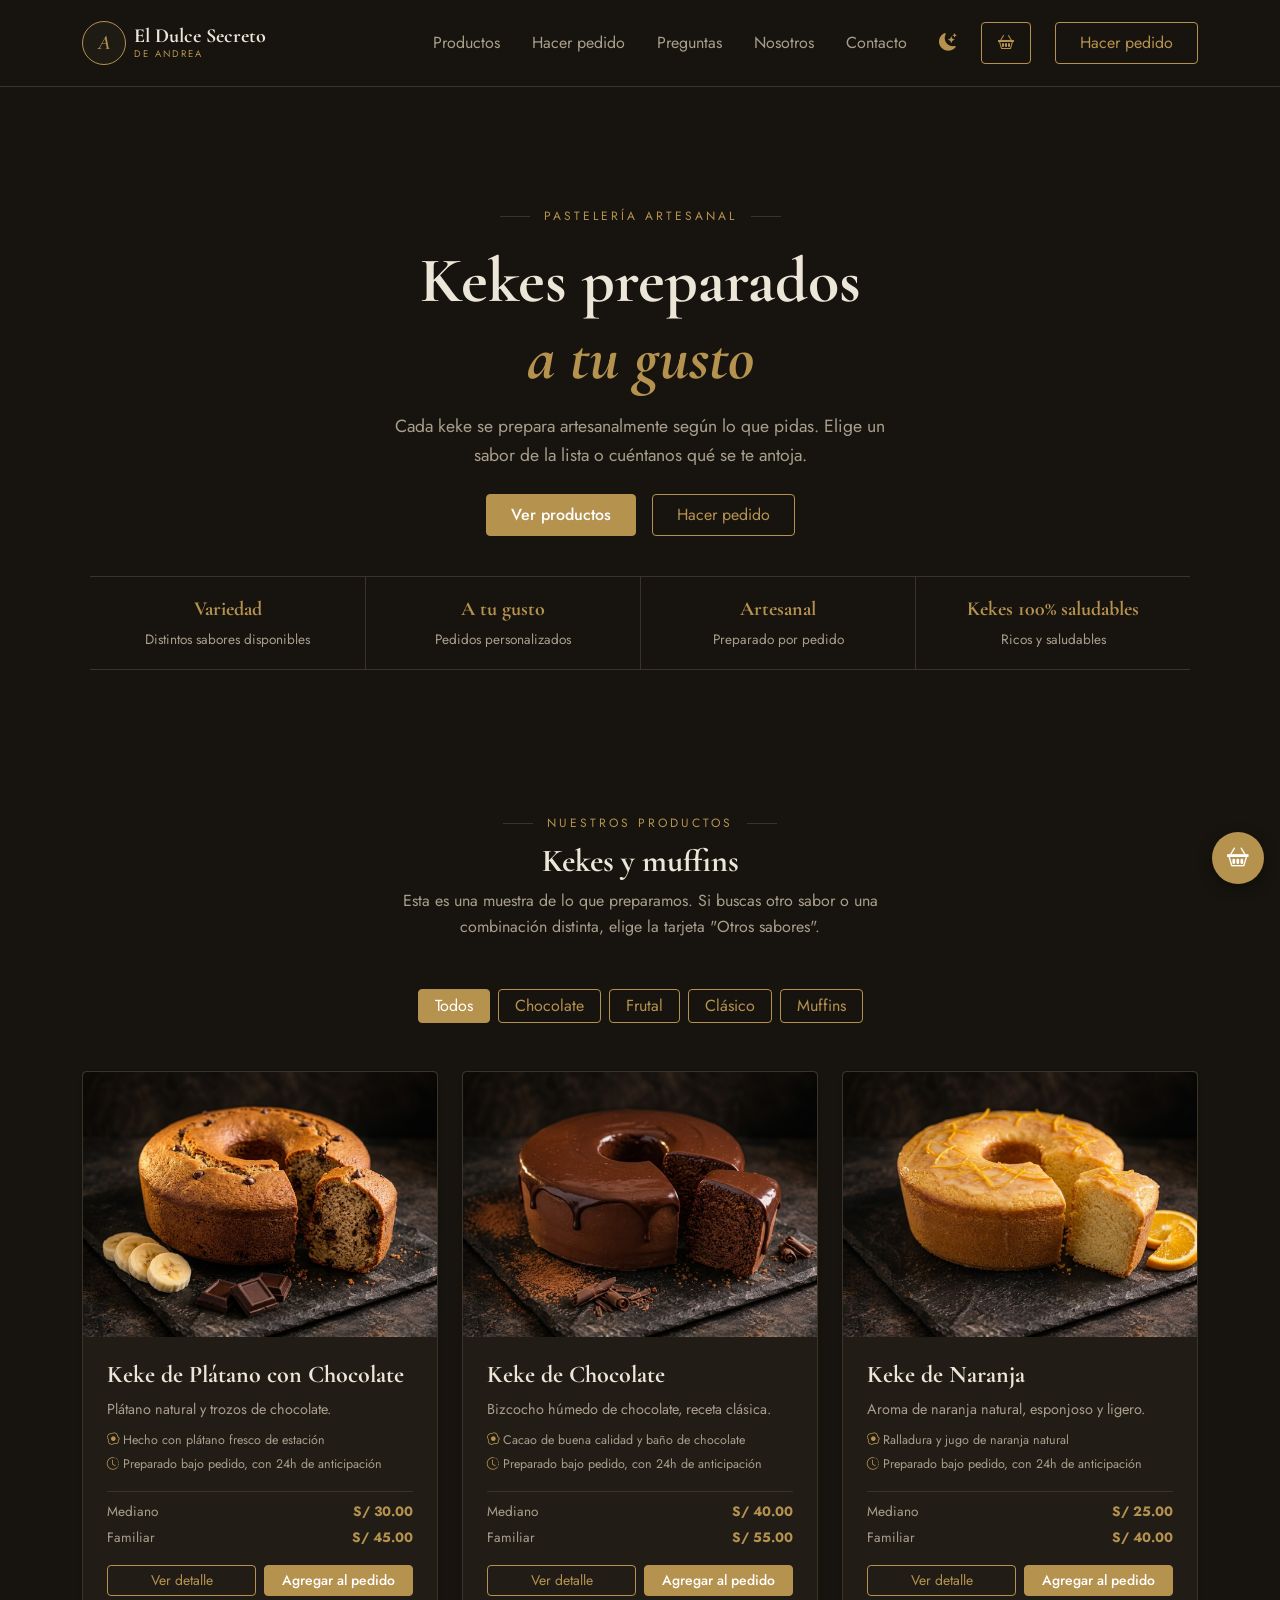
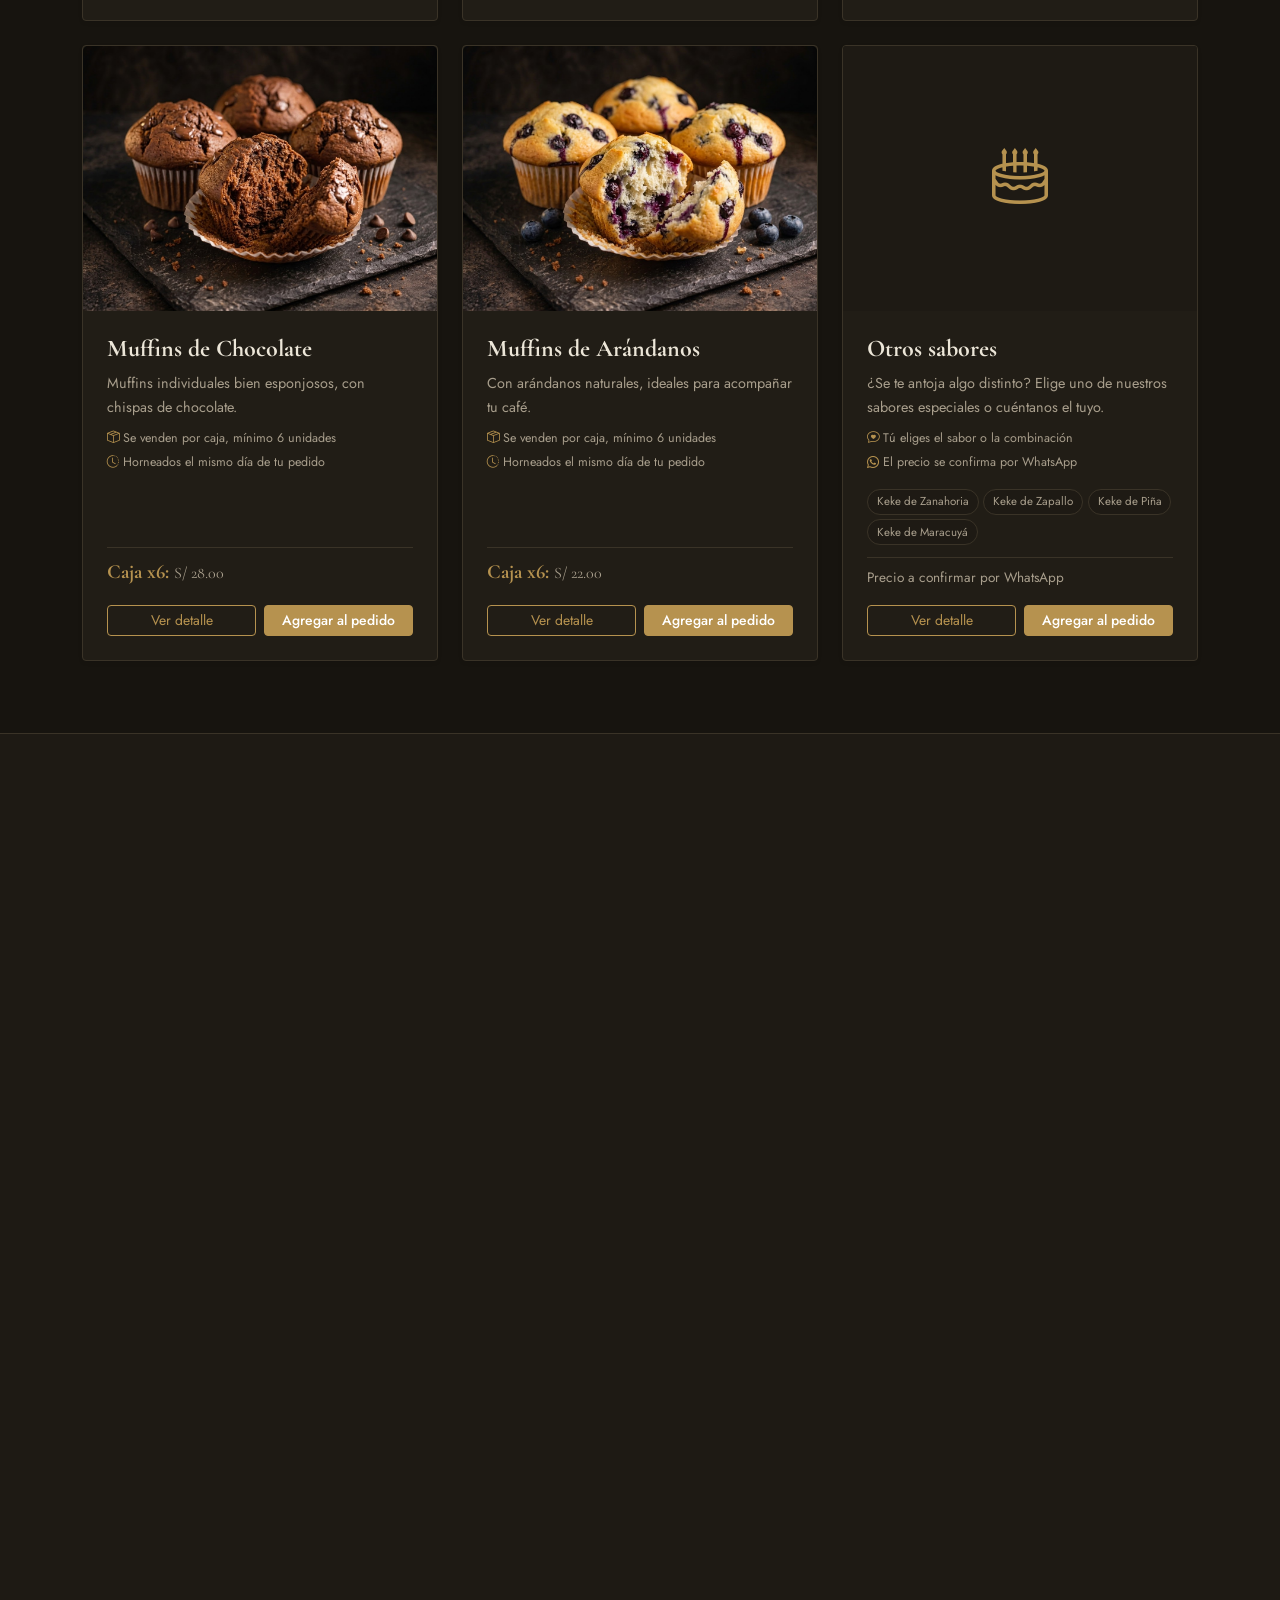
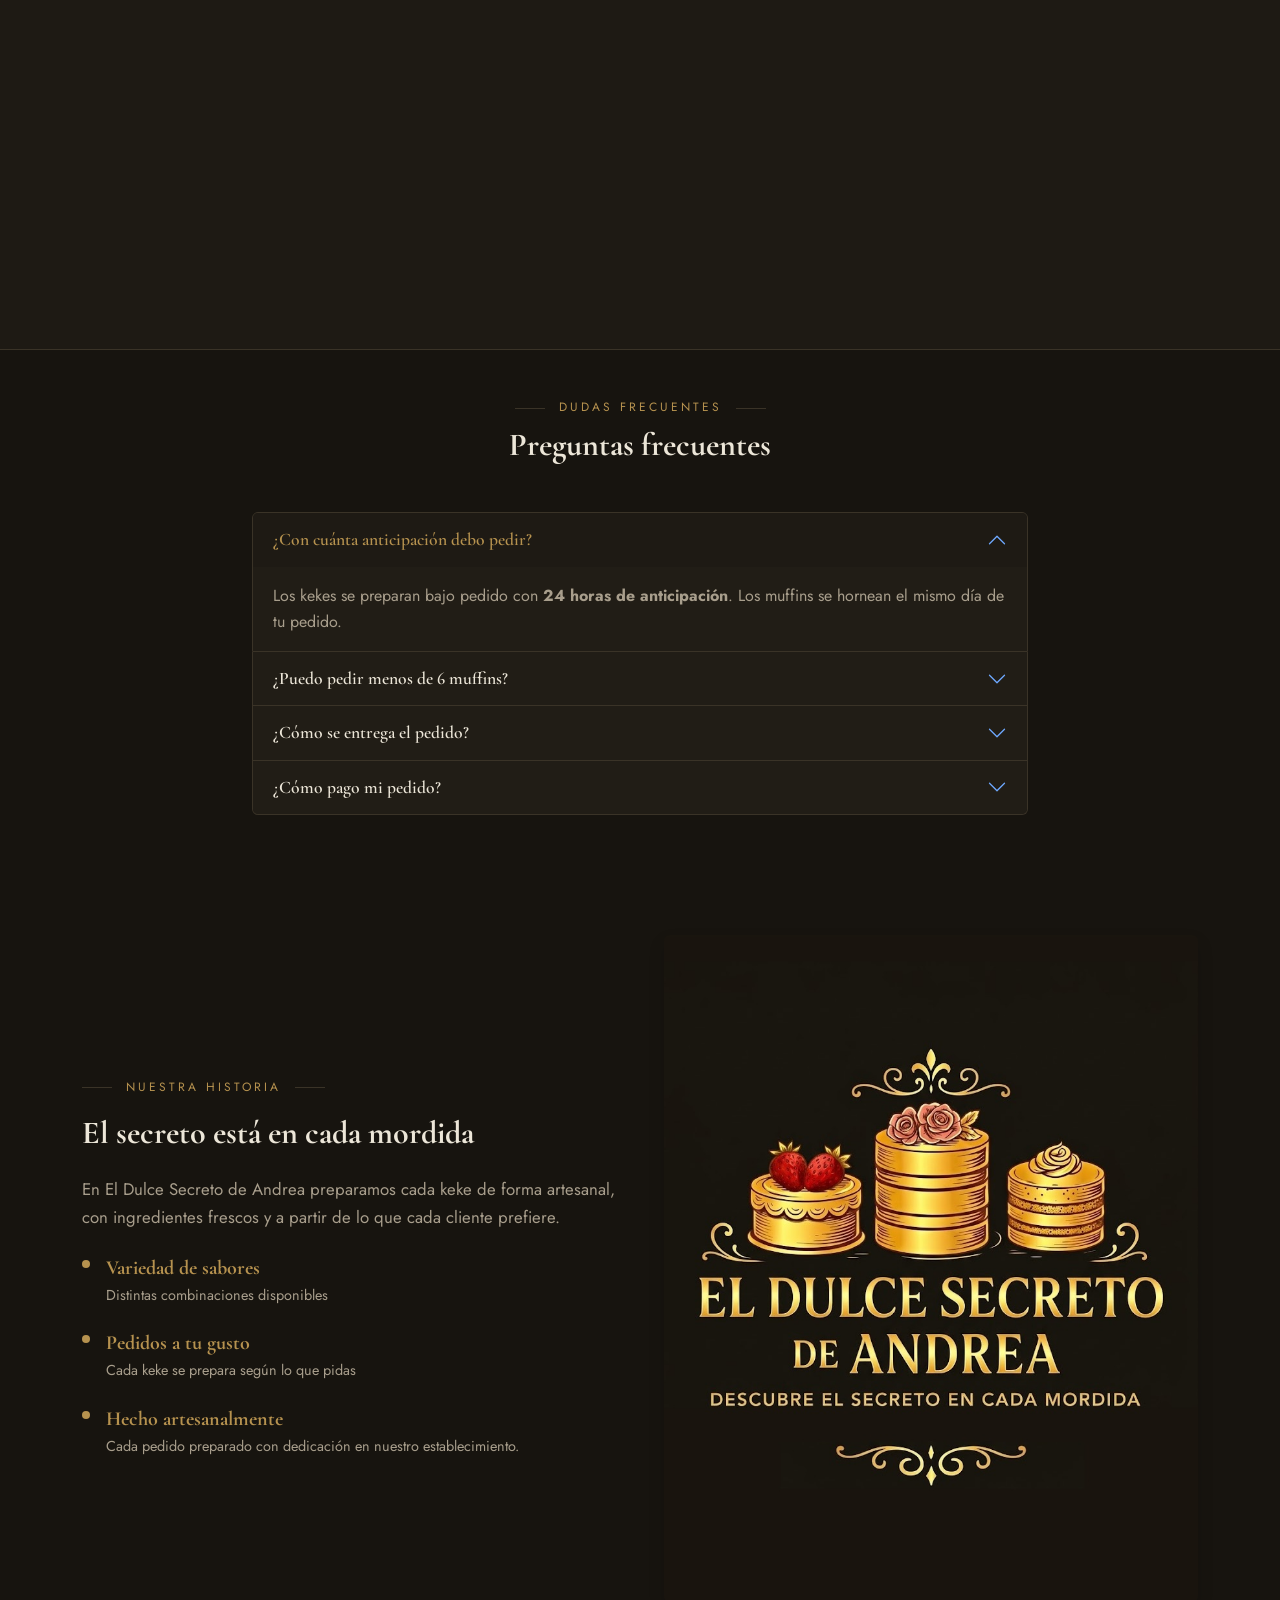
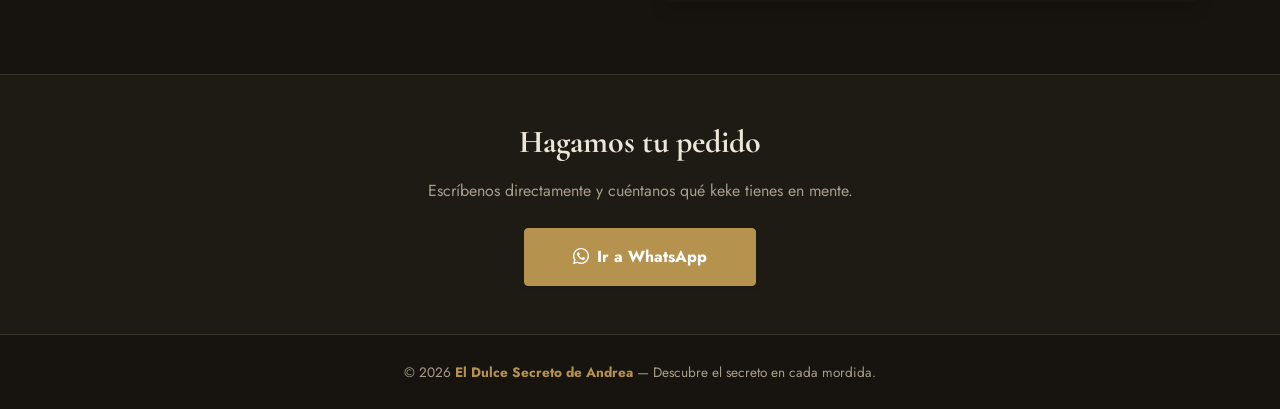
<file: dulce-secreto-andrea/index.html>
<!DOCTYPE html>
<html lang="es" data-bs-theme="dark">
<head>
<meta charset="UTF-8">
<meta name="viewport" content="width=device-width, initial-scale=1.0">
<title>El Dulce Secreto de Andrea | Pastelería Artesanal</title>
<meta name="description" content="Kekes y muffins artesanales preparados a tu gusto. Elige tu sabor, arma tu pedido y envíalo por WhatsApp.">
<meta name="theme-color" content="#17140f">

<!-- SEO para compartir por WhatsApp / redes (Open Graph).
     IMPORTANTE: WhatsApp solo muestra la imagen y abre el enlace si og:image y og:url
     son direcciones completas (empiezan con https://). Al publicar en GitHub Pages,
     reemplaza USUARIO y REPO por los tuyos (por ejemplo:
       https://andrea.github.io/dulce-secreto/ y
       https://andrea.github.io/dulce-secreto/img/logo/logo-empresa.jpeg ). -->
<meta property="og:type" content="website">
<meta property="og:title" content="El Dulce Secreto de Andrea | Pastelería Artesanal">
<meta property="og:description" content="Kekes artesanales preparados a tu gusto. Elige tu sabor y arma tu pedido.">
<meta property="og:image" content="https://USUARIO.github.io/REPO/img/logo/logo-empresa.jpeg"> <!-- [EDITAR AQUÍ AL PUBLICAR] -->
<meta property="og:url" content="https://USUARIO.github.io/REPO/">                              <!-- [EDITAR AQUÍ AL PUBLICAR] -->

<!-- Favicon: se usa el logo del negocio -->
<link rel="icon" type="image/jpeg" href="img/logo/logo-empresa.jpeg">

<link rel="preconnect" href="https://fonts.googleapis.com">
<link rel="preconnect" href="https://fonts.gstatic.com" crossorigin>
<link href="https://fonts.googleapis.com/css2?family=Cormorant+Garamond:ital,wght@0,500;0,600;0,700;1,500&family=Jost:wght@300;400;500;600&display=swap" rel="stylesheet">
<link href="https://cdn.jsdelivr.net/npm/bootstrap@5.3.2/dist/css/bootstrap.min.css" rel="stylesheet">
<link rel="stylesheet" href="https://cdn.jsdelivr.net/npm/bootstrap-icons@1.11.3/font/bootstrap-icons.css">
<link rel="stylesheet" href="css/styles.css">

<!-- Lee el tema guardado ANTES de pintar la página (evita parpadeo) -->
<script>
  (function () {
    try {
      const guardado = localStorage.getItem("dulceSecretoTema");
      if (guardado === "light" || guardado === "dark") {
        document.documentElement.setAttribute("data-bs-theme", guardado);
      }
    } catch (e) { /* si el navegador bloquea localStorage, se usa el tema oscuro por defecto */ }
  })();
</script>
</head>
<body>

<!-- Saltar al contenido (accesibilidad) -->
<a href="#productos" class="visually-hidden-focusable btn btn-dorado position-absolute m-2" style="z-index:2000;">Saltar al contenido</a>

<!-- =================== ENCABEZADO =================== -->
<nav class="navbar navbar-expand-lg sticky-top navbar-custom py-3" aria-label="Navegación principal">
  <div class="container">
    <!-- Marca -->
    <a class="navbar-brand d-flex align-items-center gap-2" href="#" aria-label="El Dulce Secreto de Andrea, inicio">
      <div class="marca-logo" aria-hidden="true">A</div>
      <div class="d-flex flex-column lh-1">
        <span class="font-display fw-bold fs-5 m-0 p-0" style="color: var(--text-principal);">El Dulce Secreto</span>
        <span class="text-dorado text-uppercase mt-1" style="font-size: 0.6rem; letter-spacing: 2px;">de Andrea</span>
      </div>
    </a>

    <!-- Botones móvil -->
    <div class="d-flex align-items-center gap-2 d-lg-none">
      <button class="btn btn-sm btn-outline-secondary border-0 btn-tema" id="themeToggleMobile" aria-label="Cambiar tema claro u oscuro">
        <i class="bi bi-moon-stars-fill" id="iconMobile"></i>
      </button>
      <button class="navbar-toggler icono-personalizado border-0 shadow-none" type="button" data-bs-toggle="collapse" data-bs-target="#navbarNav" aria-controls="navbarNav" aria-expanded="false" aria-label="Abrir menú">
        <i class="bi bi-list"></i>
      </button>
    </div>

    <!-- Enlaces -->
    <div class="collapse navbar-collapse justify-content-end" id="navbarNav">
      <ul class="navbar-nav align-items-center gap-3">
        <li class="nav-item"><a class="nav-link text-suave nav-link-cierra" href="#productos">Productos</a></li>
        <li class="nav-item"><a class="nav-link text-suave nav-link-cierra" href="#personalizado">Hacer pedido</a></li>
        <li class="nav-item"><a class="nav-link text-suave nav-link-cierra" href="#preguntas">Preguntas</a></li>
        <li class="nav-item"><a class="nav-link text-suave nav-link-cierra" href="#nosotros">Nosotros</a></li>
        <li class="nav-item"><a class="nav-link text-suave nav-link-cierra" href="#contacto">Contacto</a></li>
        <li class="nav-item d-none d-lg-block">
          <button class="btn btn-sm btn-outline-secondary border-0 btn-tema" id="themeToggleDesktop" aria-label="Cambiar tema claro u oscuro">
            <i class="bi bi-moon-stars-fill" id="iconDesktop"></i>
          </button>
        </li>
        <!-- Carrito en el menú (escritorio) -->
        <li class="nav-item d-none d-lg-block">
          <button class="btn btn-outline-dorado px-3 py-2 posicion-contador" data-bs-toggle="offcanvas" data-bs-target="#panelCarrito" aria-label="Abrir mi pedido">
            <i class="bi bi-basket2"></i>
            <span class="contador-carrito d-none" id="contadorCarritoMenu">0</span>
          </button>
        </li>
        <li class="nav-item ms-lg-2">
          <a href="#personalizado" class="btn btn-outline-dorado px-4 py-2 nav-link-cierra">Hacer pedido</a>
        </li>
      </ul>
    </div>
  </div>
</nav>

<!-- =================== HERO =================== -->
<section class="py-5 text-center mt-4">
  <div class="container py-5">
    <span class="filete mb-3">Pastelería artesanal</span>
    <h1 class="font-display fw-bold mb-3" style="font-size: clamp(2.5rem, 5vw, 4rem);">
      Kekes preparados<br>
      <em class="text-dorado" style="font-style: italic;">a tu gusto</em>
    </h1>
    <p class="text-suave mx-auto mb-4" style="max-width: 500px; font-size: 1.1rem;">
      Cada keke se prepara artesanalmente según lo que pidas. Elige un sabor de la lista o cuéntanos qué se te antoja.
    </p>

    <div class="d-flex justify-content-center gap-3 flex-wrap">
      <a href="#productos" class="btn btn-dorado px-4 py-2">Ver productos</a>
      <a href="#personalizado" class="btn btn-outline-dorado px-4 py-2">Hacer pedido</a>
    </div>

    <!-- Franja de datos: cuadrícula centrada que se reordena en celular,
         tablet y escritorio sin necesitar columnas vacías para centrar. -->
    <div class="franja-datos reveal">
      <div class="franja-dato">
        <strong class="d-block font-display text-dorado fs-5">Variedad</strong>
        <span class="text-suave" style="font-size: 0.85rem;">Distintos sabores disponibles</span>
      </div>
      <div class="franja-dato">
        <strong class="d-block font-display text-dorado fs-5">A tu gusto</strong>
        <span class="text-suave" style="font-size: 0.85rem;">Pedidos personalizados</span>
      </div>
      <div class="franja-dato">
        <strong class="d-block font-display text-dorado fs-5">Artesanal</strong>
        <span class="text-suave" style="font-size: 0.85rem;">Preparado por pedido</span>
      </div>
      <div class="franja-dato">
        <strong class="d-block font-display text-dorado fs-5">Kekes 100% saludables</strong>
        <span class="text-suave" style="font-size: 0.85rem;">Ricos y saludables</span>
      </div>
    </div>
  </div>
</section>

<!-- =================== PRODUCTOS =================== -->
<section id="productos" class="py-5">
  <div class="container">
    <div class="text-center mb-5 reveal">
      <span class="filete mb-2">Nuestros productos</span>
      <h2 class="font-display fw-bold">Kekes y muffins</h2>
      <p class="text-suave mx-auto mt-2" style="max-width: 500px;">Esta es una muestra de lo que preparamos. Si buscas otro sabor o una combinación distinta, elige la tarjeta "Otros sabores".</p>
    </div>

    <!-- Filtros (se generan desde js/productos.js) -->
    <div class="d-flex flex-wrap justify-content-center gap-2 mb-5" id="filtroCategorias" role="group" aria-label="Filtrar productos por categoría"></div>

    <!-- Tarjetas (se generan desde js/productos.js) -->
    <div class="row g-4" id="gridProductos"></div>
  </div>
</section>

<!-- =================== ARMA TU PEDIDO =================== -->
<section id="personalizado" class="py-5 mt-4" style="background-color: var(--form-bg); border-top: 1px solid var(--linea); border-bottom: 1px solid var(--linea);">
  <div class="container">
    <div class="text-center mb-5 reveal">
      <span class="filete mb-2">A tu manera</span>
      <h2 class="font-display fw-bold">Haz tu pedido</h2>
      <p class="text-suave mx-auto mt-2" style="max-width: 500px;">Agrega tus productos al pedido con el botón de cada tarjeta y completa tus datos aquí. Al finalizar, tu pedido se envía ordenado por WhatsApp.</p>
    </div>

    <div class="row justify-content-center">
      <div class="col-12 col-lg-8">
        <form id="formPedido" class="bg-tarjeta p-4 p-md-5 border border-linea rounded shadow-sm reveal" novalidate>

          <div class="mb-4">
            <label for="nombre" class="form-label fw-medium" style="font-size: 0.9rem;">Tu nombre</label>
            <input type="text" class="form-control py-2" id="nombre" name="nombre" placeholder="Ej. María López" autocomplete="name" required>
          </div>

          <div class="row mb-4">
            <div class="col-md-6 mb-4 mb-md-0">
              <label for="telefono" class="form-label fw-medium" style="font-size: 0.9rem;">Tu teléfono</label>
              <input type="tel" class="form-control py-2" id="telefono" name="telefono" placeholder="Ej. 999 999 999" autocomplete="tel" required>
            </div>
            <div class="col-md-6">
              <label for="fechaPedido" class="form-label fw-medium" style="font-size: 0.9rem;">¿Para qué fecha lo necesitas?</label>
              <input type="date" class="form-control py-2" id="fechaPedido" name="fechaPedido" required>
              <div class="form-text text-suave mt-1" id="ayudaFecha"></div>
            </div>
          </div>

          <!-- Adicionales: se eligen una sola vez por pedido.
               Los checks se generan desde CONFIG.adicionales (js/config.js) -->
          <div class="mb-4">
            <span class="form-label fw-medium d-block" style="font-size: 0.9rem;">¿Deseas agregar algo adicional a tu pedido?</span>
            <div class="border border-linea rounded p-3" style="background-color: var(--form-bg);">
              <p class="text-suave mb-3" style="font-size: 0.82rem;">Marca las opciones que quieras sumar a tu pedido (valen para todo el pedido, no por producto):</p>
              <div id="listaAdicionales"></div>
            </div>

            <label for="detalles" class="form-label fw-medium mt-3" style="font-size: 0.9rem;">Detalles adicionales</label>
            <textarea class="form-control py-2" id="detalles" name="detalles" rows="3" placeholder="Ej. sin nueces, para cumpleaños, con dedicatoria..."></textarea>
          </div>

          <!-- Resumen en vivo del carrito dentro del formulario.
               Se actualiza en cada cambio del carrito desde js/carrito.js. -->
          <div class="border-top border-linea pt-3 mb-4" id="resumenPedidoForm" aria-live="polite">
            <div class="d-flex justify-content-between align-items-center mb-2">
              <span class="fw-medium">Resumen de tu pedido</span>
              <button type="button" class="btn btn-sm btn-outline-dorado" data-bs-toggle="offcanvas" data-bs-target="#panelCarrito">
                <i class="bi bi-basket2 me-1"></i>Abrir panel
              </button>
            </div>
            <ul id="resumenListaForm" class="list-unstyled text-suave mb-2" style="font-size:0.85rem;"></ul>
            <div class="d-flex justify-content-between align-items-center">
              <span class="text-suave" style="font-size:0.85rem;">Total estimado</span>
              <span class="font-display fw-bold text-dorado" id="resumenTotalForm" style="font-size:1.2rem;">S/ 0.00</span>
            </div>
            <p id="resumenAvisoForm" class="text-suave d-none mt-2 mb-0" style="font-size:0.8rem;">
              <i class="bi bi-exclamation-circle me-1 text-dorado"></i>
              Tu pedido incluye un producto con <strong>precio por confirmar</strong> por WhatsApp.
            </p>
          </div>

          <button type="submit" class="btn btn-dorado w-100 py-3 fw-bold fs-6" id="btnEnviarPedido">
            <i class="bi bi-whatsapp me-2"></i>Enviar pedido por WhatsApp
          </button>
        </form>
      </div>
    </div>
  </div>
</section>

<!-- =================== PREGUNTAS FRECUENTES =================== -->
<section id="preguntas" class="py-5">
  <div class="container" style="max-width: 800px;">
    <div class="text-center mb-5 reveal">
      <span class="filete mb-2">Dudas frecuentes</span>
      <h2 class="font-display fw-bold">Preguntas frecuentes</h2>
    </div>

    <div class="accordion reveal" id="acordeonPreguntas">
      <div class="accordion-item">
        <h3 class="accordion-header">
          <button class="accordion-button" type="button" data-bs-toggle="collapse" data-bs-target="#pregunta1" aria-expanded="true" aria-controls="pregunta1">
            ¿Con cuánta anticipación debo pedir?
          </button>
        </h3>
        <div id="pregunta1" class="accordion-collapse collapse show" data-bs-parent="#acordeonPreguntas">
          <div class="accordion-body">
            Los kekes se preparan bajo pedido con <strong>24 horas de anticipación</strong>. Los muffins se hornean el mismo día de tu pedido.
          </div>
        </div>
      </div>
      <div class="accordion-item">
        <h3 class="accordion-header">
          <button class="accordion-button collapsed" type="button" data-bs-toggle="collapse" data-bs-target="#pregunta2" aria-expanded="false" aria-controls="pregunta2">
            ¿Puedo pedir menos de 6 muffins?
          </button>
        </h3>
        <div id="pregunta2" class="accordion-collapse collapse" data-bs-parent="#acordeonPreguntas">
          <div class="accordion-body">
            No, los muffins solo se venden <strong>por caja de 6 unidades</strong> (mínimo 1 caja por sabor).
          </div>
        </div>
      </div>
      <div class="accordion-item">
        <h3 class="accordion-header">
          <button class="accordion-button collapsed" type="button" data-bs-toggle="collapse" data-bs-target="#pregunta3" aria-expanded="false" aria-controls="pregunta3">
            ¿Cómo se entrega el pedido?
          </button>
        </h3>
        <div id="pregunta3" class="accordion-collapse collapse" data-bs-parent="#acordeonPreguntas">
          <div class="accordion-body">
            La entrega es en persona, en una zona que coordinamos contigo por WhatsApp al confirmar tu pedido.
          </div>
        </div>
      </div>
      <div class="accordion-item">
        <h3 class="accordion-header">
          <button class="accordion-button collapsed" type="button" data-bs-toggle="collapse" data-bs-target="#pregunta4" aria-expanded="false" aria-controls="pregunta4">
            ¿Cómo pago mi pedido?
          </button>
        </h3>
        <div id="pregunta4" class="accordion-collapse collapse" data-bs-parent="#acordeonPreguntas">
          <div class="accordion-body">
            Puedes pagar por Yape o Plin, en efectivo, o contra entrega (pagas cuando recibes tu pedido).
          </div>
        </div>
      </div>
    </div>
  </div>
</section>

<!-- =================== SOBRE ANDREA =================== -->
<section id="nosotros" class="py-5 mt-4">
  <div class="container">
    <div class="row align-items-center g-5">
      <div class="col-lg-6 reveal">
        <span class="filete mb-3" style="justify-content: flex-start;">Nuestra historia</span>
        <h2 class="font-display fw-bold mb-4">El secreto está en cada mordida</h2>
        <p class="text-suave mb-4" style="font-size: 1.05rem;">
          En El Dulce Secreto de Andrea preparamos cada keke de forma artesanal,
          con ingredientes frescos y a partir de lo que cada cliente prefiere.
        </p>

        <div class="d-flex flex-column gap-4 mt-4">
          <div class="d-flex gap-3">
            <div class="rounded-circle mt-1" style="width: 8px; height: 8px; background-color: var(--dorado); flex-shrink: 0;"></div>
            <div>
              <h5 class="font-display fw-bold text-dorado mb-1">Variedad de sabores</h5>
              <p class="text-suave mb-0" style="font-size: 0.9rem;">Distintas combinaciones disponibles</p>
            </div>
          </div>
          <div class="d-flex gap-3">
            <div class="rounded-circle mt-1" style="width: 8px; height: 8px; background-color: var(--dorado); flex-shrink: 0;"></div>
            <div>
              <h5 class="font-display fw-bold text-dorado mb-1">Pedidos a tu gusto</h5>
              <p class="text-suave mb-0" style="font-size: 0.9rem;">Cada keke se prepara según lo que pidas</p>
            </div>
          </div>
          <div class="d-flex gap-3">
            <div class="rounded-circle mt-1" style="width: 8px; height: 8px; background-color: var(--dorado); flex-shrink: 0;"></div>
            <div>
              <h5 class="font-display fw-bold text-dorado mb-1">Hecho artesanalmente</h5>
              <p class="text-suave mb-0" style="font-size: 0.9rem;">Cada pedido preparado con dedicación en nuestro establecimiento.</p>
            </div>
          </div>
        </div>
      </div>
      <div class="col-lg-6 reveal">
        <div class="rounded overflow-hidden shadow">
          <!-- Logo vertical 825x1024 (4:5): contain + fondo oscuro para no recortarlo -->
          <img src="img/logo/logo-empresa.jpeg" alt="Logo de El Dulce Secreto de Andrea" class="img-fluid logo-img" loading="lazy">
        </div>
      </div>
    </div>
  </div>
</section>

<!-- =================== CONTACTO =================== -->
<section id="contacto" class="py-5 text-center mt-4" style="background-color: var(--form-bg); border-top: 1px solid var(--linea);">
  <div class="container reveal">
    <h2 class="font-display fw-bold mb-3">Hagamos tu pedido</h2>
    <p class="text-suave mx-auto mb-4" style="max-width: 460px;">Escríbenos directamente y cuéntanos qué keke tienes en mente.</p>

    <!-- El enlace toma el número automáticamente desde js/config.js -->
    <a id="enlaceWhatsAppContacto" href="#" target="_blank" rel="noopener" class="btn btn-dorado px-5 py-3 fw-bold shadow-sm">
      <i class="bi bi-whatsapp me-2"></i>Ir a WhatsApp
    </a>
  </div>
</section>

<!-- =================== FOOTER =================== -->
<footer class="py-4 text-center border-top border-linea" style="background-color: var(--bg-principal);">
  <div class="container">
    <span class="text-suave" style="font-size: 0.85rem;">
      © 2026 <strong class="text-dorado">El Dulce Secreto de Andrea</strong> — Descubre el secreto en cada mordida.
    </span>
  </div>
</footer>

<!-- =================== PANEL DEL CARRITO (lateral) =================== -->
<div class="offcanvas offcanvas-end" tabindex="-1" id="panelCarrito" aria-labelledby="panelCarritoTitulo">
  <div class="offcanvas-header">
    <h2 class="offcanvas-title font-display fw-bold fs-4" id="panelCarritoTitulo">
      <i class="bi bi-basket2 me-2 text-dorado"></i>Tu pedido
    </h2>
    <button type="button" class="btn-close" data-bs-dismiss="offcanvas" aria-label="Cerrar carrito"></button>
  </div>

  <!-- El cuerpo del panel se divide en dos:
       - .panel-scroll  → zona que hace scroll (lista de productos)
       - .panel-pie     → bloque fijo abajo con totales y acciones -->
  <div class="offcanvas-body d-flex flex-column p-0">
    <div class="panel-scroll px-3 pt-3">
      <p id="carritoVacio" class="text-suave text-center my-5">
        Tu pedido está vacío.<br>Agrega productos desde el catálogo 🍰
      </p>
      <div id="listaCarrito"></div>
    </div>

    <div id="pieCarrito" class="panel-pie d-none">
      <div class="border-top border-linea pt-3 px-3 pb-3">
        <div class="d-flex justify-content-between text-suave" style="font-size:0.9rem;">
          <span>Subtotal</span><span id="subtotalCarrito">S/ 0.00</span>
        </div>
        <div class="d-flex justify-content-between text-suave" style="font-size:0.9rem;">
          <span>Adicionales</span><span id="totalAdicionalesCarrito">S/ 0.00</span>
        </div>
        <div class="d-flex justify-content-between align-items-center mt-2">
          <span class="fw-medium">Total estimado</span>
          <span class="font-display fw-bold text-dorado" id="totalCarrito" style="font-size:1.5rem;">S/ 0.00</span>
        </div>
        <p id="avisoPrecioConfirmar" class="text-suave d-none mt-2 mb-0" style="font-size:0.8rem;">
          <i class="bi bi-exclamation-circle me-1 text-dorado"></i>
          Tu pedido incluye un producto con <strong>precio por confirmar</strong> por WhatsApp.
        </p>
        <div class="d-flex gap-2 mt-3">
          <button type="button" class="btn btn-outline-dorado py-2 flex-shrink-0" id="btnVaciarPedido" aria-label="Vaciar mi pedido">
            <i class="bi bi-trash3"></i>
            <span class="d-none d-sm-inline ms-1">Vaciar</span>
          </button>
          <!-- Antes era un <a href="#personalizado"> con data-bs-dismiss, que Bootstrap
               no dejaba navegar. Ahora es un <button> que cierra el panel y luego
               hace scroll suave a #personalizado enfocando el campo "Tu nombre". -->
          <button type="button" class="btn btn-dorado py-2 flex-grow-1" id="btnIrAFormulario">
            Completar mis datos y enviar
          </button>
        </div>
      </div>
    </div>
  </div>
</div>

<!-- =================== MODAL DE DETALLE DE PRODUCTO =================== -->
<div class="modal fade" id="modalProducto" tabindex="-1" aria-labelledby="modalTitulo" aria-hidden="true">
  <div class="modal-dialog modal-dialog-centered">
    <div class="modal-content">
      <div class="modal-header">
        <h3 class="modal-title font-display fw-bold fs-4" id="modalTitulo">Producto</h3>
        <button type="button" class="btn-close" data-bs-dismiss="modal" aria-label="Cerrar detalle"></button>
      </div>
      <div class="modal-body">
        <div id="modalImagen" class="mb-3"></div>
        <p class="text-suave mb-2" id="modalDescripcion" style="font-size:0.95rem;"></p>
        <ul class="list-unstyled text-suave mb-4" id="modalDetalles" style="font-size:0.82rem;"></ul>

        <div id="modalOpciones" class="mb-3"></div>

        <!-- Bloque de "Otros sabores": selector de sabor + campo libre si elige "Otro" -->
        <div id="modalBloqueSabor" class="mb-3 d-none">
          <label for="modalSelectorSabor" class="form-label fw-medium" style="font-size:0.9rem;">Sabor</label>
          <select class="form-select" id="modalSelectorSabor">
            <option value="">Elige un sabor...</option>
          </select>
          <div class="mt-3 d-none" id="modalBloqueOtro">
            <label for="modalSaborOtro" class="form-label fw-medium" style="font-size:0.9rem;">Cuéntanos el sabor que deseas</label>
            <input type="text" class="form-control py-2" id="modalSaborOtro" maxlength="60"
                   placeholder="Ej. chocolate con naranja">
            <div class="form-text text-suave mt-1">Máx. 60 caracteres. El precio se confirma por WhatsApp.</div>
          </div>
          <div class="form-text text-suave mt-2">El precio de todos estos sabores se confirma por WhatsApp.</div>
        </div>
      </div>
      <div class="modal-footer flex-column align-items-stretch">
        <small class="text-suave d-none mb-2" id="modalMensajeAyuda"></small>
        <button type="button" class="btn btn-dorado w-100 py-2" id="modalAgregar">
          <i class="bi bi-basket2 me-1"></i>Agregar al pedido
        </button>
      </div>
    </div>
  </div>
</div>

<!-- =================== MODAL DE CONFIRMACIÓN (vaciar pedido) =================== -->
<div class="modal fade" id="modalConfirmarVaciar" tabindex="-1" aria-labelledby="modalConfirmarTitulo" aria-hidden="true">
  <div class="modal-dialog modal-dialog-centered">
    <div class="modal-content">
      <div class="modal-header">
        <h3 class="modal-title font-display fw-bold fs-5" id="modalConfirmarTitulo">¿Vaciar tu pedido?</h3>
        <button type="button" class="btn-close" data-bs-dismiss="modal" aria-label="Cancelar"></button>
      </div>
      <div class="modal-body">
        <p class="text-suave mb-0">Se quitarán todos los productos y adicionales que elegiste. Esta acción no se puede deshacer.</p>
      </div>
      <div class="modal-footer">
        <button type="button" class="btn btn-outline-dorado" data-bs-dismiss="modal">Cancelar</button>
        <button type="button" class="btn btn-dorado" id="btnConfirmarVaciar">Sí, vaciar</button>
      </div>
    </div>
  </div>
</div>

<!-- =================== BOTONES FLOTANTES =================== -->
<div class="botones-flotantes" id="botonesFlotantes">
  <button class="btn-flotante d-none" id="btnArriba" aria-label="Volver arriba">
    <i class="bi bi-arrow-up"></i>
  </button>
  <button class="btn-flotante" data-bs-toggle="offcanvas" data-bs-target="#panelCarrito" aria-label="Abrir mi pedido">
    <i class="bi bi-basket2"></i>
    <span class="contador-carrito d-none" id="contadorCarritoFlotante">0</span>
  </button>
</div>

<!-- =================== AVISO (toast) =================== -->
<div class="toast-container position-fixed bottom-0 start-50 translate-middle-x p-3" style="z-index: 2000;">
  <div id="toastCarrito" class="toast" role="status" aria-live="polite">
    <div class="toast-body d-flex align-items-center gap-2">
      <i class="bi bi-check-circle-fill text-dorado"></i>
      <span id="toastMensaje" class="flex-grow-1"></span>
      <button type="button" id="toastVerPedido" class="btn btn-sm btn-outline-dorado d-none">Ver mi pedido</button>
    </div>
  </div>
</div>

<!-- BOOTSTRAP 5 JS -->
<script src="https://cdn.jsdelivr.net/npm/bootstrap@5.3.2/dist/js/bootstrap.bundle.min.js"></script>

<!-- Scripts del sitio (el orden importa: primero datos, luego lógica) -->
<script src="js/config.js"></script>
<script src="js/productos.js"></script>
<script src="js/tema.js"></script>
<script src="js/filtros.js"></script>
<script src="js/carrito.js"></script>
<script src="js/pedido.js"></script>
<script src="js/main.js"></script>

<!-- Genera los checks de adicionales desde CONFIG y conecta sus eventos -->
<script>
  (function () {
    const contenedor = document.getElementById("listaAdicionales");
    /* Se arma el HTML usando escaparHTML (definida en js/carrito.js) para que
       cualquier texto proveniente de la configuración se escape correctamente. */
    contenedor.innerHTML = CONFIG.adicionales.map((a, i) => `
      <div class="form-check d-flex justify-content-between align-items-center ${i < CONFIG.adicionales.length - 1 ? "mb-2" : ""}">
        <span>
          <input class="form-check-input adicional-check" type="checkbox" id="adicional-${escaparHTML(a.id)}" data-id-adicional="${escaparHTML(a.id)}">
          <label class="form-check-label" for="adicional-${escaparHTML(a.id)}">${escaparHTML(a.nombre)}</label>
        </span>
        <span class="text-dorado fw-bold" style="font-size: 0.85rem;">${CONFIG.moneda} ${a.precio.toFixed(2)}</span>
      </div>
    `).join("");

    /* Re-conecta los eventos de los checks recién creados y pinta el carrito */
    contenedor.querySelectorAll(".adicional-check").forEach(chk => {
      chk.addEventListener("change", () => alternarAdicional(chk.dataset.idAdicional, chk.checked));
    });
    renderizarCarrito();
  })();
</script>

</body>
</html>
</file>
<file: dulce-secreto-andrea/css/styles.css>
/* ============================================================
   EL DULCE SECRETO DE ANDREA — Hoja de estilos
   Tema claro/oscuro, paleta dorada.
   Para cambiar colores, edita las variables de :root y de cada tema.
   ============================================================ */

:root {
  --font-display: 'Cormorant Garamond', serif;
  --font-body: 'Jost', sans-serif;
  --dorado: #b6924f;
  --dorado-hover: #9a7b42;
  --radio: 4px;
}

/* TEMA OSCURO (por defecto) */
[data-bs-theme="dark"] {
  --bg-principal: #17140f;
  --bg-tarjeta: #211d16;
  --text-principal: #ece6d8;
  --text-suave: #a89e8c;
  --linea: #3a3327;
  --form-bg: #1e1a14;
}

/* TEMA CLARO (crema elegante) */
[data-bs-theme="light"] {
  --bg-principal: #FAF7F1;
  --bg-tarjeta: #FFFDF8;
  --text-principal: #2A251E;
  --text-suave: #5C554D;
  --linea: #E6DFD1;
  --form-bg: #F5F0E7;
}

body {
  background-color: var(--bg-principal);
  color: var(--text-principal);
  font-family: var(--font-body);
  line-height: 1.65;
  transition: background-color 0.3s ease, color 0.3s ease;
}

h1, h2, h3, h4, h5, h6, .font-display {
  font-family: var(--font-display);
}

/* Utilidades personalizadas */
.text-dorado { color: var(--dorado) !important; }
.bg-tarjeta { background-color: var(--bg-tarjeta); transition: background-color 0.3s ease; }
.text-suave { color: var(--text-suave) !important; transition: color 0.3s ease; }
.border-linea { border-color: var(--linea) !important; transition: border-color 0.3s ease; }

/* Botones personalizados */
.btn-dorado {
  background-color: var(--dorado);
  color: #fff;
  border: 1px solid var(--dorado);
  transition: all 0.3s;
  font-weight: 500;
  border-radius: var(--radio);
}
.btn-dorado:hover, .btn-dorado:focus {
  background-color: var(--dorado-hover);
  color: #fff;
  border-color: var(--dorado-hover);
}
/* Estado deshabilitado accesible y visible */
.btn-dorado:disabled, .btn-dorado.disabled {
  background-color: var(--dorado);
  border-color: var(--dorado);
  opacity: 0.55;
  cursor: not-allowed;
}

.btn-outline-dorado {
  background-color: transparent;
  color: var(--dorado);
  border: 1px solid var(--dorado);
  transition: all 0.3s;
  border-radius: var(--radio);
}
.btn-outline-dorado:hover, .btn-outline-dorado.activo {
  background-color: var(--dorado);
  color: #fff;
}

/* Filetes decorativos */
.filete {
  display: flex; align-items: center; justify-content: center; gap: 14px;
  color: var(--dorado); font-size: 0.75rem; letter-spacing: 3px; text-transform: uppercase;
}
.filete::before, .filete::after {
  content: ""; width: 30px; height: 1px; background-color: var(--linea);
}

/* Navegación */
.navbar-custom {
  background-color: var(--bg-principal) !important;
  border-bottom: 1px solid var(--linea);
}

.marca-logo {
  width: 44px; height: 44px; border-radius: 50%;
  border: 1px solid var(--dorado);
  display: flex; align-items: center; justify-content: center;
  font-family: var(--font-display); font-style: italic; font-weight: 600;
  font-size: 1.3rem; color: var(--dorado);
  background-color: var(--form-bg);
}

/* Botón de tema (icono Bootstrap) */
.btn-tema {
  display: flex; align-items: center; justify-content: center;
  width: 34px; height: 34px;
  font-size: 1.1rem;
  color: var(--dorado);
}
.btn-tema:hover { color: var(--dorado-hover); }

/* Botón hamburguesa */
.navbar-toggler.icono-personalizado {
  padding: 0.25rem;
  font-size: 1.6rem;
  line-height: 1;
  color: var(--dorado);
}
.navbar-toggler.icono-personalizado:focus { box-shadow: none; }

/* ============ FRANJA DE DATOS DEL INICIO ============
   Usa CSS Grid centrada para evitar las columnas vacías.
   Celular (<576px): 1 columna.
   Tablet (≥576px):  2 columnas.
   Escritorio (≥992px): 4 columnas en línea. */
.franja-datos {
  display: grid;
  gap: 0;
  grid-template-columns: 1fr;
  margin: 2.5rem auto 0 auto;
  max-width: 1100px;
  border-top: 1px solid var(--linea);
  border-bottom: 1px solid var(--linea);
}
.franja-dato {
  padding: 1rem 0.75rem;
  text-align: center;
  border-top: 1px solid var(--linea);
}
.franja-dato:first-child { border-top: none; }
@media (min-width: 576px) {
  .franja-datos { grid-template-columns: 1fr 1fr; }
  .franja-dato { border-top: none; border-bottom: 1px solid var(--linea); }
  .franja-dato:nth-last-child(-n+2) { border-bottom: none; }
  .franja-dato + .franja-dato { border-left: 1px solid var(--linea); }
  .franja-dato:nth-child(2n+1) { border-left: none; }
}
@media (min-width: 992px) {
  .franja-datos { grid-template-columns: repeat(4, 1fr); }
  .franja-dato { border-bottom: none; }
  .franja-dato + .franja-dato { border-left: 1px solid var(--linea); }
}

/* Tarjetas de producto */
.producto-card {
  transition: border-color 0.3s, transform 0.3s;
  border-radius: var(--radio);
  overflow: hidden;
}
.producto-card:hover {
  border-color: var(--dorado) !important;
  transform: translateY(-3px);
}
/* Fotos 1200x896 (4:3): se recortan parejo con cover */
.producto-img { aspect-ratio: 4/3; object-fit: cover; width: 100%; background: var(--form-bg); cursor: pointer; }

/* Tarjeta "Otros sabores": ícono en lugar de foto */
.producto-sin-foto {
  aspect-ratio: 4/3; width: 100%;
  display: flex; align-items: center; justify-content: center;
  background: var(--form-bg); color: var(--dorado); font-size: 3.5rem;
  cursor: pointer;
}

/* Etiquetas pequeñas (chips) para listar sabores disponibles */
.chip-sabores { display: flex; flex-wrap: wrap; gap: 0.3rem; margin-bottom: 0.75rem; }
.chip-sabor {
  display: inline-block;
  font-size: 0.72rem;
  padding: 0.15rem 0.55rem;
  border: 1px solid var(--linea);
  color: var(--text-suave);
  background: var(--form-bg);
  border-radius: 999px;
  overflow-wrap: anywhere;
}

/* Logo de la empresa en "Nosotros": vertical 825x1024 (4:5),
   contain + fondo oscuro para que no se recorte */
.logo-img {
  aspect-ratio: 4/5; object-fit: contain; width: 100%;
  background-color: #19150e;
}

/* Formularios */
.form-control, .form-select {
  background-color: var(--form-bg);
  border: 1px solid var(--linea);
  color: var(--text-principal);
  border-radius: var(--radio);
}
.form-control:focus, .form-select:focus {
  background-color: var(--form-bg);
  color: var(--text-principal);
  border-color: var(--dorado);
  box-shadow: 0 0 0 0.25rem rgba(182, 146, 79, 0.25);
}
::-webkit-input-placeholder { color: var(--text-suave) !important; opacity: 0.7; }
.form-check-input:checked { background-color: var(--dorado); border-color: var(--dorado); }
.form-check-input:focus { border-color: var(--dorado); box-shadow: 0 0 0 0.25rem rgba(182,146,79,.25); }

/* ============ ANIMACIONES DE SCROLL ============ */
.reveal {
  opacity: 0;
  transform: translateY(24px);
  transition: opacity 0.6s ease, transform 0.6s ease;
}
.reveal.visible { opacity: 1; transform: none; }
@media (prefers-reduced-motion: reduce) {
  .reveal { opacity: 1; transform: none; transition: none; }
}

/* ============ BOTONES FLOTANTES ============
   Importante: el z-index debe quedar POR DEBAJO del panel lateral
   (offcanvas usa 1045) y de los modales (1055). Así nunca tapa el
   botón "Completar mis datos y enviar". Además, mientras el panel
   del carrito está abierto, el bloque se oculta por completo. */
.botones-flotantes {
  position: fixed; right: 1rem; bottom: 1rem; z-index: 1030;
  display: flex; flex-direction: column; gap: 0.6rem; align-items: center;
}
.botones-flotantes.oculto { display: none; }
.btn-flotante {
  width: 52px; height: 52px; border-radius: 50%;
  display: flex; align-items: center; justify-content: center;
  background-color: var(--dorado); color: #fff; border: none;
  font-size: 1.35rem; box-shadow: 0 4px 14px rgba(0,0,0,0.35);
  transition: background-color 0.3s, transform 0.2s;
  position: relative;
}
.btn-flotante:hover { background-color: var(--dorado-hover); color: #fff; transform: translateY(-2px); }

/* Contador del carrito (sirve para el flotante y el del menú) */
.contador-carrito {
  position: absolute; top: -5px; right: -5px;
  min-width: 20px; height: 20px; padding: 0 5px;
  border-radius: 999px;
  background-color: var(--dorado-hover); color: #fff;
  border: 2px solid var(--bg-principal);
  font-size: 0.7rem; font-weight: 600;
  display: flex; align-items: center; justify-content: center;
}
/* Dentro del botón del menú, el contador usa posición absoluta respecto al botón */
.posicion-contador { position: relative; }

/* ============ PANEL DEL CARRITO (offcanvas) ============
   Estructura: la lista hace scroll, el pie queda fijo abajo. */
.offcanvas {
  background-color: var(--bg-principal);
  color: var(--text-principal);
}
.offcanvas-header { border-bottom: 1px solid var(--linea); }
.offcanvas-header .btn-close { filter: none; }
[data-bs-theme="light"] .offcanvas-header .btn-close { filter: none; }
[data-bs-theme="dark"] .offcanvas-header .btn-close { filter: invert(1); }

/* Zona desplazable de los productos */
.panel-scroll {
  flex: 1 1 auto;
  overflow-y: auto;
  min-height: 0; /* permite que flex calcule el scroll correctamente */
}

/* Pie fijo del panel con totales y acciones */
.panel-pie {
  position: sticky;
  bottom: 0;
  background-color: var(--bg-principal);
  box-shadow: 0 -4px 10px rgba(0,0,0,0.15);
}

/* Protección contra textos largos sin espacios (p. ej. sabores personalizados) */
#listaCarrito, #resumenListaForm {
  overflow-wrap: anywhere;
  word-break: break-word;
}

/* Stepper de cantidad dentro del carrito */
.stepper-btn {
  width: 28px; height: 28px; padding: 0;
  display: inline-flex; align-items: center; justify-content: center;
}

/* ============ MODAL DE PRODUCTO ============ */
.modal-content {
  background-color: var(--bg-tarjeta);
  color: var(--text-principal);
  border: 1px solid var(--linea);
  border-radius: var(--radio);
}
.modal-header, .modal-footer { border-color: var(--linea); }
[data-bs-theme="dark"] .modal-header .btn-close { filter: invert(1); }

/* Botones de tamaño en el modal (Mediano / Familiar). Sin preselección. */
.tamano-grupo { display: flex; gap: 0.5rem; flex-wrap: wrap; }
.btn-tamano {
  flex: 1 1 140px;
  min-width: 0;
  padding: 0.6rem 0.75rem;
  text-align: left;
  border: 1px solid var(--linea);
  background: var(--form-bg);
  color: var(--text-principal);
  border-radius: var(--radio);
  transition: all 0.2s;
}
.btn-tamano:hover { border-color: var(--dorado); }
.btn-tamano.seleccionado {
  border-color: var(--dorado);
  background: var(--dorado);
  color: #fff;
}
.btn-tamano .precio { display: block; font-size: 0.9rem; opacity: 0.9; }
.btn-tamano strong { display: block; font-family: var(--font-display); font-size: 1.05rem; }

/* Contador +/- para muffins dentro del modal */
.contador-cajas { display: flex; align-items: center; gap: 0.75rem; }
.contador-cajas .btn { width: 36px; height: 36px; padding: 0; display: inline-flex; align-items: center; justify-content: center; }
.contador-cajas .valor { min-width: 2.5rem; text-align: center; font-weight: 600; font-size: 1.1rem; }

/* ============ PREGUNTAS FRECUENTES (acordeón) ============ */
.accordion-item {
  background-color: var(--bg-tarjeta);
  border: 1px solid var(--linea);
  color: var(--text-principal);
}
.accordion-button {
  background-color: var(--bg-tarjeta);
  color: var(--text-principal);
  font-family: var(--font-display);
  font-weight: 600;
  font-size: 1.1rem;
}
.accordion-button:not(.collapsed) {
  background-color: var(--form-bg);
  color: var(--dorado);
  box-shadow: none;
}
.accordion-button:focus {
  border-color: var(--dorado);
  box-shadow: 0 0 0 0.25rem rgba(182,146,79,0.25);
}
.accordion-body { color: var(--text-suave); }

/* ============ TOAST (aviso de producto agregado) ============ */
.toast {
  background-color: var(--bg-tarjeta);
  color: var(--text-principal);
  border: 1px solid var(--dorado);
}

/* ============ AJUSTES PARA PANTALLAS DE 360 px ============
   Garantiza que nada se salga del ancho del celular pequeño. */
@media (max-width: 400px) {
  .btn-tamano { flex-basis: 100%; }
  .toast-container { width: 100%; }
  .toast { width: calc(100% - 1rem); }
}
</file>
